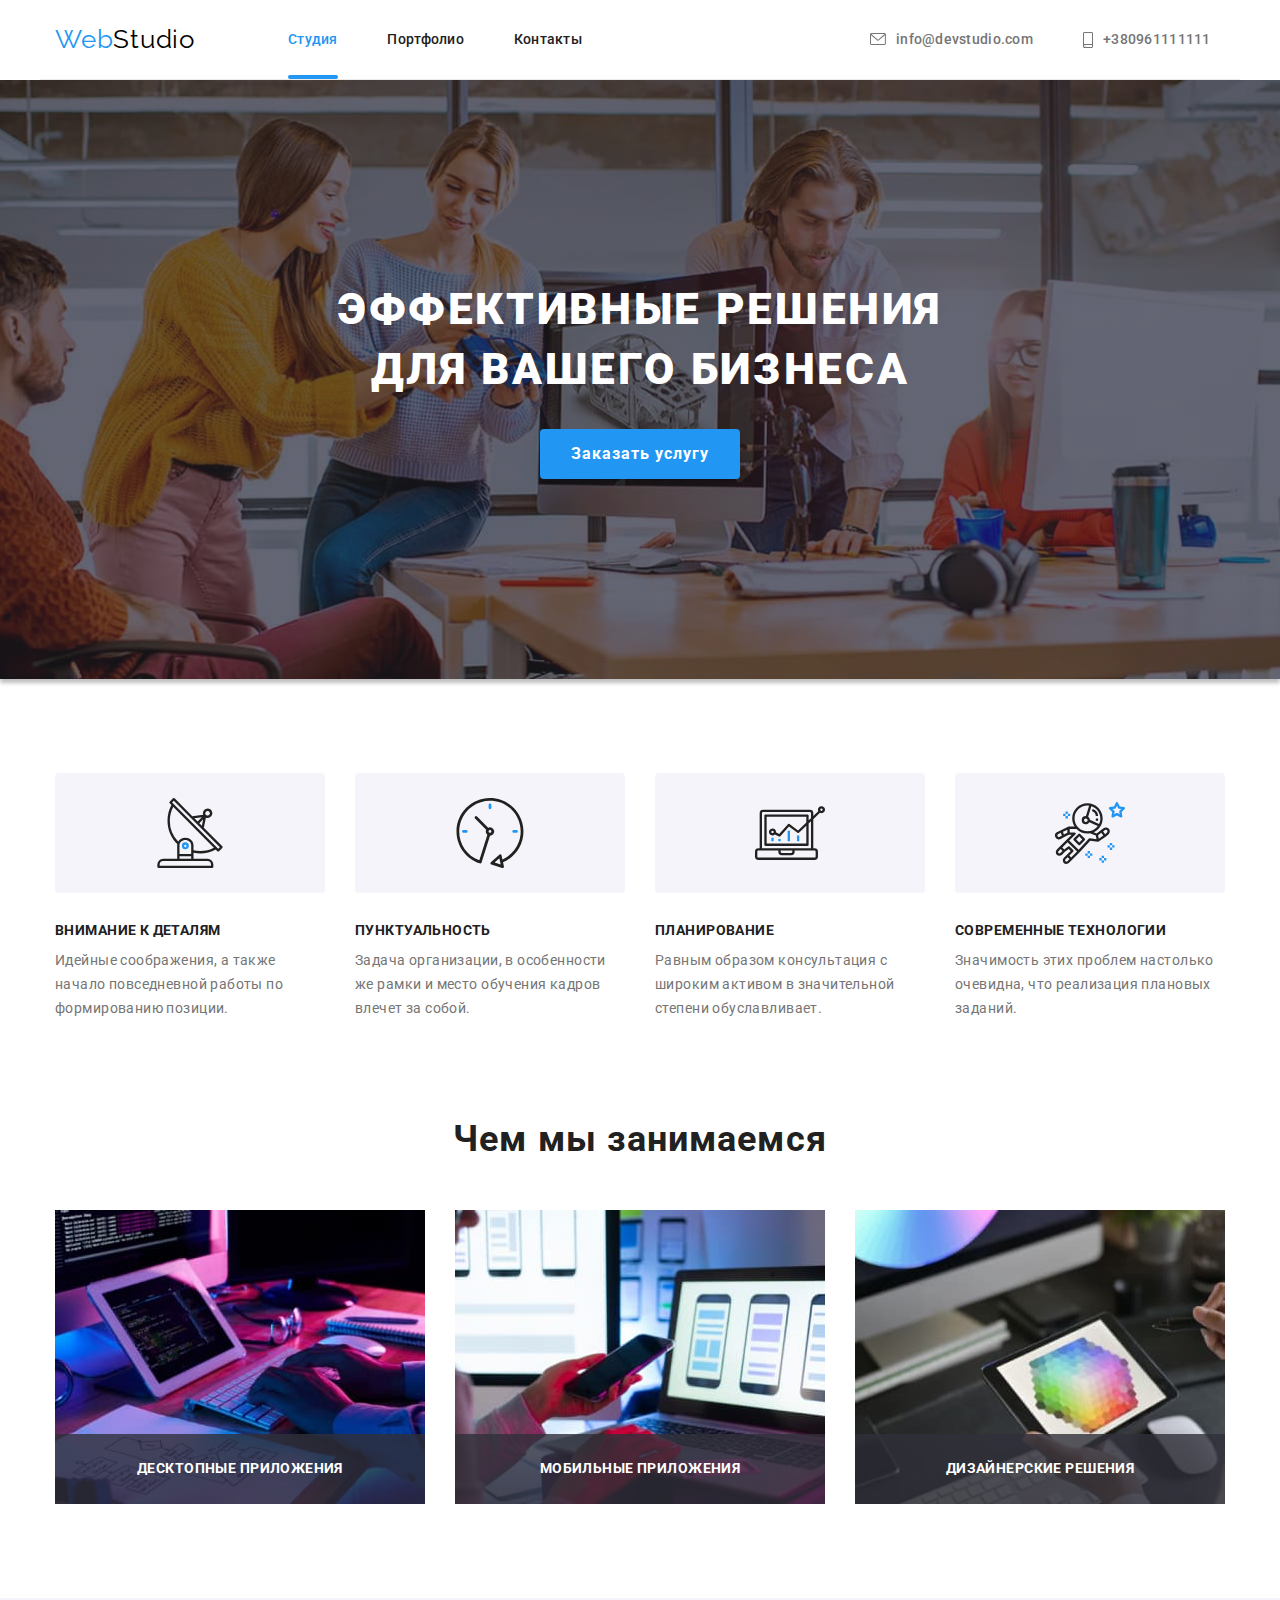
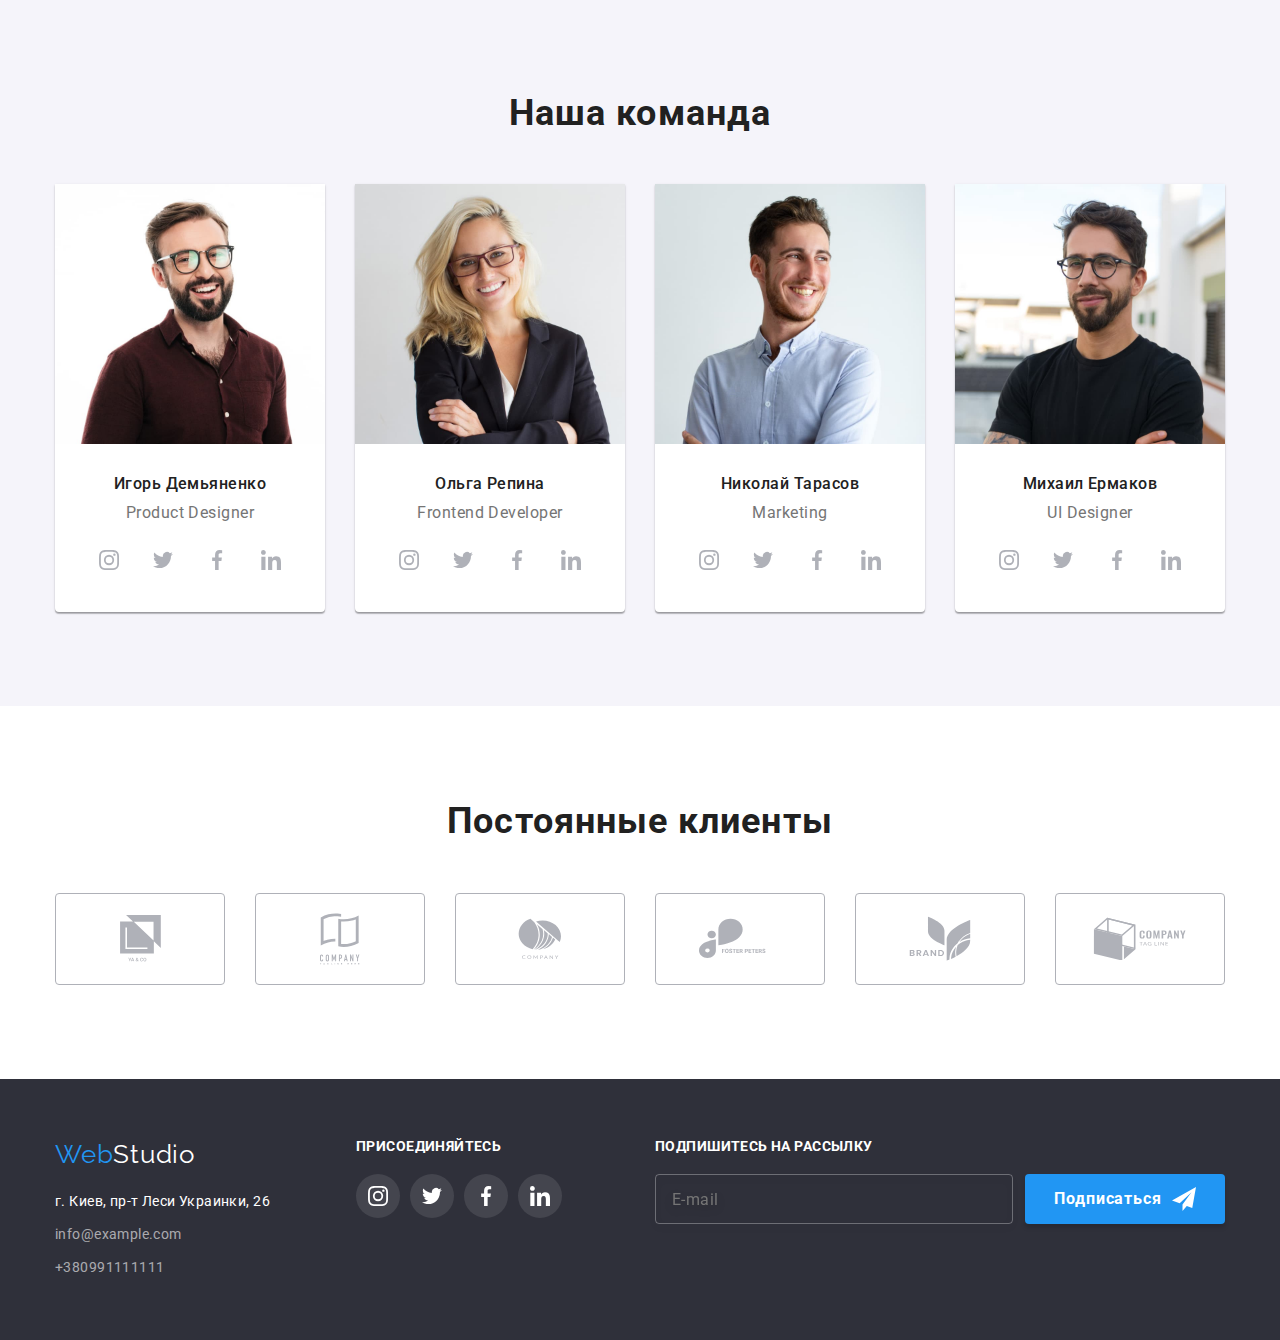
<file: index.html>
<!DOCTYPE html>
<html lang="ru">
  <head>
    <link
      rel="stylesheet"
      href="https://cdnjs.cloudflare.com/ajax/libs/modern-normalize/1.0.0/modern-normalize.min.css"
    />
    <meta name="description" content="" />
    <meta charset="UTF-8" />
    <meta http-equiv="X-UA-Compatible" content="IE=edge" />
    <meta name="viewport" content="width=device-width, initial-scale=1.0" />
    <title>Вебстудия</title>
    <link rel="stylesheet" href="./css/main.min.css" />
    <link rel="preconnect" href="https://fonts.googleapis.com" />
    <link rel="preconnect" href="https://fonts.gstatic.com" crossorigin />
    <link rel="preconnect" href="https://fonts.googleapis.com" />
    <link rel="preconnect" href="https://fonts.gstatic.com" crossorigin />
    <link rel="preconnect" href="https://fonts.googleapis.com" />
    <link rel="preconnect" href="https://fonts.gstatic.com" crossorigin />
    <link
      href="https://fonts.googleapis.com/css2?family=Raleway:wght@700&family=Roboto:wght@400;500;700;900&display=swap"
      rel="stylesheet"
    />
  </head>
  <body>
    <!-- Верхняя линия -->
    <header class="page-header container">
      <nav class="page-header__nav">
        <!--Logo-->
        <a href="./index.html" class="logo page-header__logo" lang="en">
          Web<span class=" logo__part-end logo__part-end--black">Studio</span>
        </a>

        <!--Navigation-->
        <ul class="nav-list list">
          <li class="nav-list__item">
            <a class="nav-list__link nav-list__link--current" href="index.html">Студия</a>
          </li>
          <li class="nav-list__item">
            <a class="nav-list__link" href="./portfolio.html">Портфолио</a>
          </li>
          <li class="nav-list__item"><a class="nav-list__link" href="">Контакты</a></li>
        </ul>
      </nav>

      <ul class="connection-list list">
        <li class="connection-list__item">
          <a class="connection-list__link" lang="en" href="mailto:info@devstudio.com"
            ><svg class="connection-list__icon" width="16" height="12">
              <use href="./images/icons.svg#icon-envelope"></use></svg
            >info@devstudio.com</a
          >
        </li>
        <li class="connection-list__item">
          <a class="connection-list__link" href="tel:+380961111111"
            ><svg class="connection-list__icon" width="10" height="16">
              <use href="./images/icons.svg#icon-smartphone"></use></svg
            >+380961111111</a
          >
        </li>
      </ul>
    </header>

    <main class="page-main">
      <!-- Шапка -->
      <section class="hero">
        <div class="hero__overlay">
          <div class="hero__container">
            <h1 class="hero__title">Эффективные решения для вашего бизнеса</h1>
            <button class="btn" data-modal-open>Заказать услугу</button>
          </div>
        </div>
      </section>

      <!-- Особенности -->
      <section class="feature-section section">
        <div class="container">
          <!--Заголовок <h2 class="features-tittle">Особенности</h2> скрыли в css-->
          <h2 class="visually-hidden">Особенности</h2>
          <ul class="feature-list list">
            <li class="feature-list__item list__item" style="width: 270px">
              <div class="feature-list__thumb">
                <svg class="feature-list__icon">
                  <use href="./images/icons.svg#icon-bgfeature1"></use>
                </svg>
              </div>
              <h3 class="feature-list__subtitle subtitle">Внимание к деталям</h3>
              <p class="feature-list__description">
                Идейные соображения, а также начало повседневной работы по формированию позиции.
              </p>
            </li>
            <li class="list__item" style="width: 270px">
              <div class="feature-list__thumb">
                <svg class="feature-list__icon">
                  <use href="./images/icons.svg#icon-bgfeature2"></use>
                </svg>
              </div>
              <h3 class="feature-list__subtitle subtitle">Пунктуальность</h3>
              <p class="feature-list__description">
                Задача организации, в особенности же рамки и место обучения кадров влечет за собой.
              </p>
            </li>
            <li class="list__item" style="width: 270px">
              <div class="feature-list__thumb">
                <svg class="feature-list__icon">
                  <use href="./images/icons.svg#icon-bgfeature3"></use>
                </svg>
              </div>
              <h3 class="feature-list__subtitle subtitle">Планирование</h3>
              <p class="feature-list__description">
                Равным образом консультация с широким активом в значительной степени обуславливает.
              </p>
            </li>
            <li class="list__item" style="width: 270px">
              <div class="feature-list__thumb">
                <svg class="feature-list__icon">
                  <use href="./images/icons.svg#icon-bgfeature4"></use>
                </svg>
              </div>
              <h3 class="feature-list__subtitle subtitle">Современные технологии</h3>
              <p class="feature-list__description">
                Значимость этих проблем настолько очевидна, что реализация плановых заданий.
              </p>
            </li>
          </ul>
        </div>
      </section>

      <!-- Чем мы занимаемся -->
      <section class="our-work section">
        <div class="container">
          <h2 class="section__title">Чем мы занимаемся</h2>
          <ul class="examples-list list">
            <li class="example-item list__item">
              <div class="example-thumb">
                <img
                  class="example-thumb__img"
                  src="./images/box1.jpg"
                  alt="Разработка"
                  width="370"
                />
                <div class="example-thumb__description">
                  <h3 class="example-thumb__title subtitle">Десктопные приложения</h3>
                </div>
              </div>
            </li>
            <li class="list__item">
              <div class="example-thumb">
                <img
                  class="example-thumb__img"
                  src="./images/box2.jpg"
                  alt="Адаптация к мобильной версии"
                  width="370"
                />
                <div class="example-thumb__description">
                  <h3 class="example-thumb__title subtitle">Мобильные приложения</h3>
                </div>
              </div>
            </li>
            <li class="example-item list__item">
              <div class="example-thumb">
                <img
                  class="example-thumb__img"
                  src="./images/box3.jpg"
                  alt="Анализ данных"
                  width="370"
                />
                <div class="example-thumb__description">
                  <h3 class="example-thumb__title subtitle">Дизайнерские решения</h3>
                </div>
              </div>
            </li>
          </ul>
        </div>
      </section>

      <!-- Наша команда -->
      <section class="team-section section">
        <div class="container">
          <h2 class="section__title">Наша команда</h2>
          <ul class="list">
            <li class="member-card list__item">
              <img
                class="member"
                src="./images/Игорь.jpg"
                alt="Фото Игоря Демьяненко"
                width="270"
              />
              <h3 class="member-card__name">Игорь Демьяненко</h3>
              <p class="member-card__position" lang="en">Product Designer</p>
              <ul class="soc-list list">
                <li class="soc-list__item">
                  <a
                    tabindex="0"
                    class="soc-link"
                    href=""
                    target="_blank"
                    rel="nofollow noreferrer noopener"
                  >
                    <svg class="soc-link__icon link__icon--grey">
                      <use href="./images/icons.svg#icon-instagram"></use>
                    </svg>
                  </a>
                </li>
                <li class="soc-list__item">
                  <a
                    tabindex="0"
                    class="soc-link"
                    href=""
                    target="_blank"
                    rel="nofollow noreferrer noopener"
                  >
                    <svg class="soc-link__icon link__icon--grey">
                      <use href="./images/icons.svg#icon-twitter"></use>
                    </svg>
                  </a>
                </li>
                <li class="soc-list__item">
                  <a
                    tabindex="0"
                    class="soc-link"
                    href=""
                    target="_blank"
                    rel="nofollow noreferrer noopener"
                  >
                    <svg class="soc-link__icon link__icon--grey">
                      <use href="./images/icons.svg#icon-facebook-footer"></use>
                    </svg>
                  </a>
                </li>
                <li class="soc-list__item">
                  <a
                    tabindex="0"
                    class="soc-link"
                    href=""
                    target="_blank"
                    rel="nofollow noreferrer noopener"
                  >
                    <svg class="soc-link__icon link__icon--grey">
                      <use href="./images/icons.svg#icon-linkedin"></use>
                    </svg>
                  </a>
                </li>
              </ul>
            </li>
            <li class="member-card list__item">
              <img class="member" src="./images/Ольга.jpg" alt="Фото Ольги Репиной" width="270" />
              <h3 class="member-card__name">Ольга Репина</h3>
              <p class="member-card__position" lang="en">Frontend Developer</p>
              <ul class="soc-list list">
                <li class="soc-list__item">
                  <a
                    tabindex="0"
                    class="soc-link"
                    href=""
                    target="_blank"
                    rel="nofollow noreferrer noopener"
                  >
                    <svg class="soc-link__icon link__icon--grey">
                      <use href="./images/icons.svg#icon-instagram"></use>
                    </svg>
                  </a>
                </li>
                <li class="soc-list__item">
                  <a
                    tabindex="0"
                    class="soc-link"
                    href=""
                    target="_blank"
                    rel="nofollow noreferrer noopener"
                  >
                    <svg class="soc-link__icon link__icon--grey">
                      <use href="./images/icons.svg#icon-twitter"></use>
                    </svg>
                  </a>
                </li>
                <li class="soc-list__item">
                  <a
                    tabindex="0"
                    class="soc-link"
                    href=""
                    target="_blank"
                    rel="nofollow noreferrer noopener"
                  >
                    <svg class="soc-link__icon link__icon--grey">
                      <use href="./images/icons.svg#icon-facebook-footer"></use>
                    </svg>
                  </a>
                </li>
                <li class="soc-list__item">
                  <a
                    tabindex="0"
                    class="soc-link"
                    href=""
                    target="_blank"
                    rel="nofollow noreferrer noopener"
                  >
                    <svg class="soc-link__icon link__icon--grey">
                      <use href="./images/icons.svg#icon-linkedin"></use>
                    </svg>
                  </a>
                </li>
              </ul>
            </li>
            <li class="member-card list__item">
              <img
                class="member-photo"
                src="./images/Николай.jpg"
                alt="Фото Николая Тарасова"
                width="270"
              />
              <h3 class="member-card__name">Николай Тарасов</h3>
              <p class="member-card__position" lang="en">Marketing</p>
              <ul class="soc-list list">
                <li class="soc-list__item">
                  <a
                    tabindex="0"
                    class="soc-link"
                    href=""
                    target="_blank"
                    rel="nofollow noreferrer noopener"
                  >
                    <svg class="soc-link__icon link__icon--grey">
                      <use href="./images/icons.svg#icon-instagram"></use>
                    </svg>
                  </a>
                </li>
                <li class="soc-list__item">
                  <a
                    tabindex="0"
                    class="soc-link"
                    href=""
                    target="_blank"
                    rel="nofollow noreferrer noopener"
                  >
                    <svg class="soc-link__icon link__icon--grey">
                      <use href="./images/icons.svg#icon-twitter"></use>
                    </svg>
                  </a>
                </li>
                <li class="soc-list__item">
                  <a
                    tabindex="0"
                    class="soc-link"
                    href=""
                    target="_blank"
                    rel="nofollow noreferrer noopener"
                  >
                    <svg class="soc-link__icon link__icon--grey">
                      <use href="./images/icons.svg#icon-facebook-footer"></use>
                    </svg>
                  </a>
                </li>
                <li class="soc-list__item">
                  <a
                    tabindex="0"
                    class="soc-link"
                    href=""
                    target="_blank"
                    rel="nofollow noreferrer noopener"
                  >
                    <svg class="soc-link__icon link__icon--grey">
                      <use href="./images/icons.svg#icon-linkedin"></use>
                    </svg>
                  </a>
                </li>
              </ul>
            </li>
            <li class="member-card list__item">
              <img
                class="member"
                src="./images/Михаил.jpg"
                alt="Фото Михаила Ермакова"
                width="270"
              />
              <h3 class="member-card__name">Михаил Ермаков</h3>
              <p class="member-card__position" lang="en">UI Designer</p>
              <ul class="soc-list list">
                <li class="soc-list__item">
                  <a
                    tabindex="0"
                    class="soc-link"
                    href=""
                    target="_blank"
                    rel="nofollow noreferrer noopener"
                  >
                    <svg class="soc-link__icon link__icon--grey">
                      <use href="./images/icons.svg#icon-instagram"></use>
                    </svg>
                  </a>
                </li>
                <li class="soc-list__item">
                  <a
                    tabindex="0"
                    class="soc-link"
                    href=""
                    target="_blank"
                    rel="nofollow noreferrer noopener"
                  >
                    <svg class="soc-link__icon link__icon--grey">
                      <use href="./images/icons.svg#icon-twitter"></use>
                    </svg>
                  </a>
                </li>
                <li class="soc-list__item">
                  <a
                    tabindex="0"
                    class="soc-link"
                    href=""
                    target="_blank"
                    rel="nofollow noreferrer noopener"
                  >
                    <svg class="soc-link__icon link__icon--grey">
                      <use href="./images/icons.svg#icon-facebook-footer"></use>
                    </svg>
                  </a>
                </li>
                <li class="soc-list__item">
                  <a
                    tabindex="0"
                    class="soc-link"
                    href=""
                    target="_blank"
                    rel="nofollow noreferrer noopener"
                  >
                    <svg class="soc-link__icon link__icon--grey">
                      <use href="./images/icons.svg#icon-linkedin"></use>
                    </svg>
                  </a>
                </li>
              </ul>
            </li>
          </ul>
        </div>
      </section>

      <!-- Постоянные клиенты -->
      <section class="section">
        <div class="container">
          <h2 class="section__title">Постоянные клиенты</h2>
          <ul class="list">
            <li tabindex="0" class="list__customer-item list__item">
              <a tabindex="1" class="customer-link" href="">
                <svg class="link__icon--grey" width="41" height="46.7">
                  <use href="./images/icons.svg#icon-customer1"></use>
                </svg>
              </a>
            </li>
            <li tabindex="0" class="list__customer-item list__item">
              <a tabindex="1" class="customer-link" href="">
                <svg class="link__icon--grey" width="40" height="52">
                  <use href="./images/icons.svg#icon-customer2"></use>
                </svg>
              </a>
            </li>
            <li tabindex="0" class="list__customer-item list__item">
              <a tabindex="1" class="customer-link" href="">
                <svg class="link__icon--grey" width="43.46" height="41.18">
                  <use href="./images/icons.svg#icon-customer3"></use>
                </svg>
              </a>
            </li>
            <li tabindex="0" class="list__customer-item list__item">
              <a tabindex="1" class="customer-link" href="">
                <svg class="link__icon--grey" width="84.44" height="40.62">
                  <use href="./images/icons.svg#icon-customer4"></use>
                </svg>
              </a>
            </li>
            <li tabindex="0" class="list__customer-item list__item">
              <a tabindex="1" class="customer-link" href="">
                <svg class="link__icon--grey" width="62.54" height="45.43">
                  <use href="./images/icons.svg#icon-customer5"></use>
                </svg>
              </a>
            </li>
            <li tabindex="0" class="list__customer-item list__item">
              <a tabindex="1" class="customer-link" href="">
                <svg class="link__icon--grey" width="93.79" height="43.93">
                  <use href="./images/icons.svg#icon-customer6"></use>
                </svg>
              </a>
            </li>
          </ul>
        </div>
      </section>
    </main>

    <!-- Подвал -->
    <footer class="footer">
      <div class="footer-container container">
        <div>
          <!--Logo-->
          <a href="./index.html" class="logo" lang="en">
            Web<span class=" logo__part-end logo__part-end--white">Studio</span>
          </a>
          <!-- Contact address -->
          <address class="footer__address">
            <p class="map-address">г. Киев, пр-т Леси Украинки, 26</p>
            <a class="contact-link" href="mailto:info@example.com">info@example.com</a>
            <a class="contact-link" href="tel:+380991111111">+380991111111</a>
          </address>
        </div>

        <!-- ПРИСОЕДИНЯЙТЕСЬ  -->
        <div class="footer__join">
          <p class="footer__subtitle">Присоединяйтесь</p>
          <ul class="soc-list list">
            <li class="soc-list__item">
              <a
                tabindex="0"
                class="soc-link soc-link--grey"
                href=""
                target="_blank"
                rel="nofollow noreferrer noopener"
              >
                <svg class="soc-link__icon soc-link__icon--white">
                  <use href="./images/icons.svg#icon-instagram"></use>
                </svg>
              </a>
            </li>
            <li class="soc-list__item">
              <a
                tabindex="0"
                class="soc-link soc-link--grey"
                href=""
                target="_blank"
                rel="nofollow noreferrer noopener"
              >
                <svg class="soc-link__icon soc-link__icon--white">
                  <use href="./images/icons.svg#icon-twitter"></use>
                </svg>
              </a>
            </li>
            <li class="soc-list__item">
              <a
                tabindex="0"
                class="soc-link soc-link--grey"
                href=""
                target="_blank"
                rel="nofollow noreferrer noopener"
              >
                <svg class="soc-link__icon soc-link__icon--white">
                  <use href="./images/icons.svg#icon-facebook-footer"></use>
                </svg>
              </a>
            </li>
            <li class="soc-list__item">
              <a
                tabindex="0"
                class="soc-link soc-link--grey"
                href=""
                target="_blank"
                rel="nofollow noreferrer noopener"
              >
                <svg class="soc-link__icon soc-link__icon--white">
                  <use href="./images/icons.svg#icon-linkedin"></use>
                </svg>
              </a>
            </li>
          </ul>
        </div>

        <!-- ПОДПИШИТЕСЬ НА РАССЫЛКУ -->
        <form сlass="subscribe">
          <p class="footer__subtitle">Подпишитесь на рассылку</p>
          <label class="subscribe__label">
            <input
              type="email"
              name="e-mail"
              placeholder="E-mail"
              class="subscribe__input"
              required=""
            />
            <button class="btn" type="submit">
              Подписаться
              <svg class="send-icon" width="24px" height="24px">
                <use href="./images/icons.svg#icon-send"></use>
              </svg>
            </button>
          </label>
        </form>
      </div>
    </footer>

    <!-- ----- Бэкдроп с модалкой----- -->
    <div class="backdrop is-hidden" data-modal>
      <div class="modal">
        <button class="btn-close" data-modal-close>
          <svg class="btn-close__icon" width="11px" height="11px">
            <use href="./images/icons.svg#icon-btn-close"></use>
          </svg>
        </button>
        <form class="order-form" autocomplete="off">
          <p class="order-form__head">Оставьте свои данные, мы вам перезвоним</p>
          <div class="form-field">
            <label class="form-field__label" for="name_input">Имя</label>
            <input
              class="form-field__input"
              type="text"
              name="name"
              placeholder=""
              id="name_input"
            />
            <span class="form-field__icon">
              <svg width="18" height="18">
                <use href="./images/icons.svg#icon-person"></use>
              </svg>
            </span>
          </div>

          <div class="form-field" autocomplete="off">
            <label class="form-field__label" for="tel_input">Телефон</label>
            <input class="form-field__input" type="tel" name="tel" placeholder="" id="tel_input" />
            <span class="form-field__icon">
              <svg width="18" height="18">
                <use href="./images/icons.svg#icon-phone"></use>
              </svg>
            </span>
          </div>

          <div class="form-field">
            <label class="form-field__label" for="mail_input">Почта</label>
            <input
              class="form-field__input"
              type="email"
              name="email"
              placeholder=""
              class="mail-input"
              id="mail_input"
            />
            <span class="form-field__icon">
              <svg width="18" height="18">
                <use href="./images/icons.svg#icon-email"></use>
              </svg>
            </span>
          </div>

          <div class="form-field">
            <label class="form-field__label" for="comment_input">Комментарий</label>
            <textarea
              class="form-field__textarea"
              name="comment"
              placeholder="Введите текст"
              rows="7"
              id="comment_input"
            ></textarea>
          </div>

          <label class="checkbox">
            <input class="visually-hidden checkbox__input" type="checkbox" name="checkbox-input" />
            <span class="checkbox__icon"></span>
            Соглашаюсь с рассылкой и принимаю
            <a class="agreement-link" href="">Условия договора</a>
          </label>

          <button type="submit" class="btn">Отправить</button>
        </form>
      </div>
    </div>
    <script src="./js/modal.js"></script>
  </body>
</html>
</file>
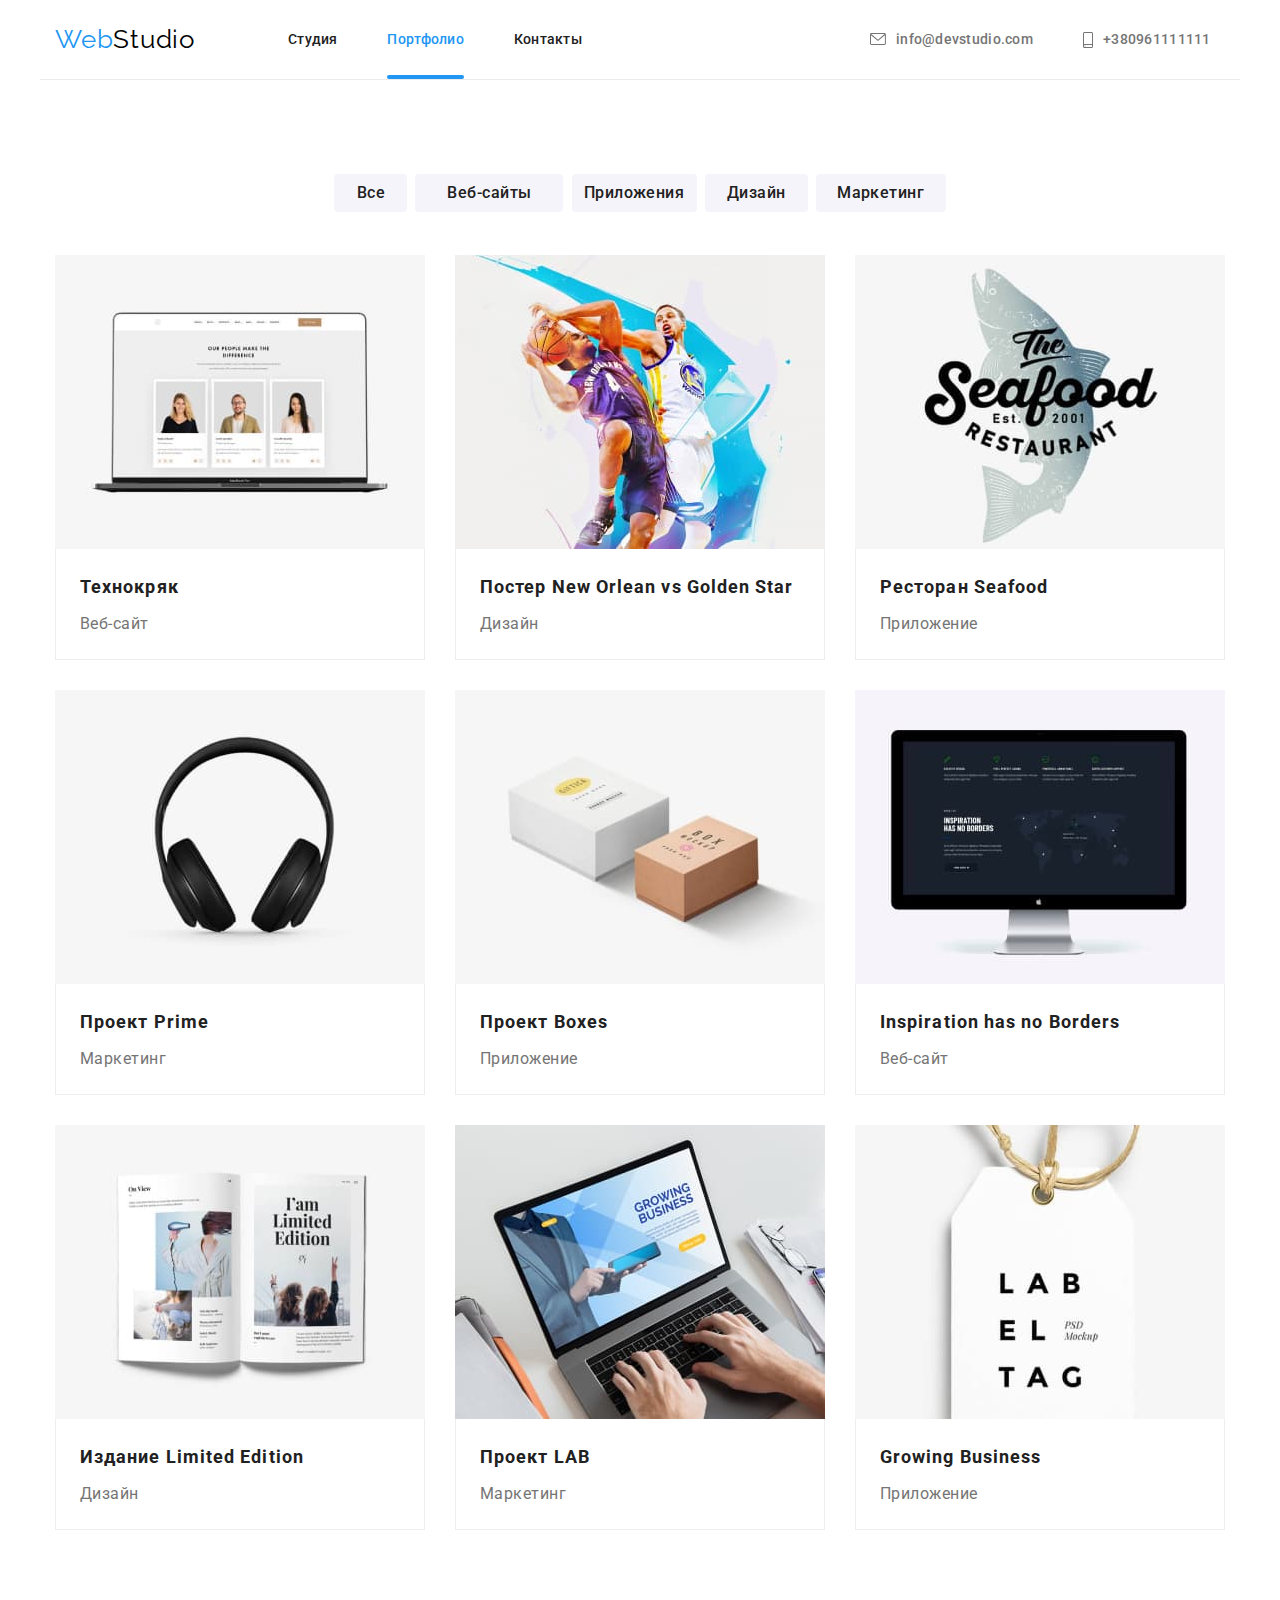
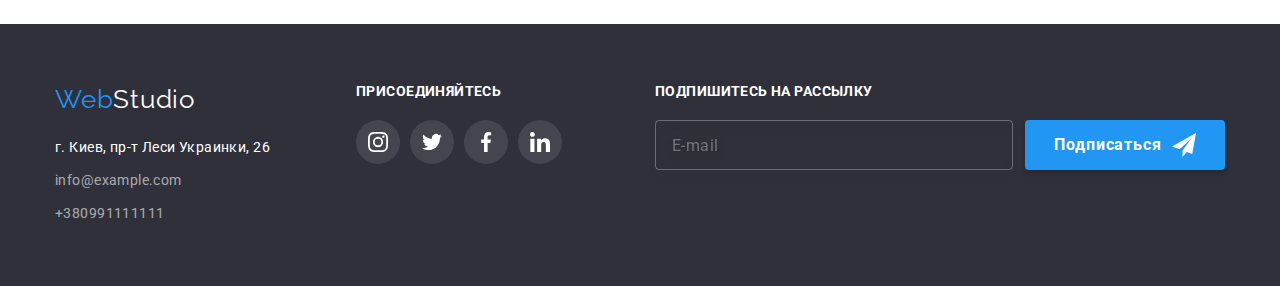
<file: portfolio.html>
<!DOCTYPE html>
<html lang="ru">
  <head>
    <link
      rel="stylesheet"
      href="https://cdnjs.cloudflare.com/ajax/libs/modern-normalize/1.0.0/modern-normalize.min.css"
    />
    <meta charset="UTF-8" />
    <meta http-equiv="X-UA-Compatible" content="IE=edge" />
    <meta name="viewport" content="width=device-width, initial-scale=1.0" />
    <title>Портфолио</title>
    <link rel="stylesheet" href="./css/portfolio.min.css" />
    <link rel="preconnect" href="https://fonts.googleapis.com" />
    <link rel="preconnect" href="https://fonts.gstatic.com" crossorigin />
    <link rel="preconnect" href="https://fonts.googleapis.com" />
    <link rel="preconnect" href="https://fonts.gstatic.com" crossorigin />
    <link rel="preconnect" href="https://fonts.googleapis.com" />
    <link rel="preconnect" href="https://fonts.gstatic.com" crossorigin />
    <link
      href="https://fonts.googleapis.com/css2?family=Raleway:wght@700&family=Roboto:wght@400;500;700;900&display=swap"
      rel="stylesheet"
    />
  </head>
  <body>
    <!-- Верхняя линия -->
    <header class="page-header container">
      <nav class="page-header__nav">
        <!--Logo-->
        <a href="./index.html" class="logo page-header__logo" lang="en">
          Web<span class="logo__part-end logo__part-end--black">Studio</span>
        </a>

        <!--Navigation-->
        <ul class="nav-list list">
          <li class="nav-list__item">
            <a class="nav-list__link" href="index.html">Студия</a>
          </li>
          <li class="nav-list__item">
            <a class="nav-list__link nav-list__link--current" href="./portfolio.html">Портфолио</a>
          </li>
          <li class="nav-list__item"><a class="nav-list__link" href="">Контакты</a></li>
        </ul>
      </nav>

      <ul class="connection-list list">
        <li class="connection-list__item">
          <a class="connection-list__link" lang="en" href="mailto:info@devstudio.com"
            ><svg class="connection-list__icon" width="16" height="12">
              <use href="./images/icons.svg#icon-envelope"></use></svg
            >info@devstudio.com</a
          >
        </li>
        <li class="connection-list__item">
          <a class="connection-list__link" href="tel:+380961111111"
            ><svg class="connection-list__icon" width="10" height="16">
              <use href="./images/icons.svg#icon-smartphone"></use></svg
            >+380961111111</a
          >
        </li>
      </ul>
    </header>

    <main>
      <section class="projects section">
        <div class="container">
          <!--Cпрятать h1 в css-->
          <h1 class="visually-hidden">Наши работы</h1>
          <ul class="filter-list list">
            <li class="filter-list__item">
              <button class="btn-all filter-list__button" type="button" style="min-width: 73px">
                Все
              </button>
            </li>
            <li class="filter-list__item">
              <button
                class="btn-websites filter-list__button"
                type="button"
                style="min-width: 148px"
              >
                Веб-сайты
              </button>
            </li>
            <li class="filter-list__item">
              <button class="btn-apps filter-list__button" type="button" style="min-width: 125px">
                Приложения
              </button>
            </li>
            <li class="filter-list__item">
              <button class="btn-design filter-list__button" type="button" style="min-width: 103px">
                Дизайн
              </button>
            </li>
            <li class="filter-list__item">
              <button
                class="btn-marketing filter-list__button"
                type="button"
                style="min-width: 130px"
              >
                Маркетинг
              </button>
            </li>
          </ul>

          <ul class="projects-list list">
            <li class="projects-list__item first">
              <a href="" class="project-card">
                <div class="project-thumb">
                  <img
                    class="project-thumb__image"
                    src="./images/project1.jpg"
                    alt="Открытый ноутбук"
                    width="370"
                  />
                  <div class="project-thumb__overlay">
                    <p class="overlay__text">
                      Ресурс предлагает комплексные предложения с разным уровнем функционала и
                      сервисов. Все это позволит посетителю получить исчерпывающие сведения о
                      компании или частном лице.
                    </p>
                  </div>
                </div>
                <div class="project-card__description">
                  <h2 class="project-card__title">Технокряк</h2>
                  <p class="project-card__filter">Веб-сайт</p>
                </div>
              </a>
            </li>

            <li class="projects-list__item second">
              <a href="" class="project-card">
                <div class="project-thumb">
                  <img
                    class="project-thumb__image"
                    src="./images/project2.jpg"
                    alt="Постер"
                    width="370"
                  />
                  <div class="project-thumb__overlay">
                    <p class="overlay__text"></p>
                  </div>
                </div>
                <div class="project-card__description">
                  <h2 class="project-card__title">
                    Постер <span lang="en">New Orlean vs Golden Star</span>
                  </h2>
                  <p class="project-card__filter">Дизайн</p>
                </div>
              </a>
            </li>

            <li class="projects-list__item third">
              <a href="" class="project-card">
                <div class="project-thumb">
                  <img
                    class="project-thumb__image"
                    src="./images/project3.jpg"
                    alt="Логотип ресторана Сифуд"
                    width="370"
                  />
                  <div class="project-thumb__overlay">
                    <p class="overlay__text"></p>
                  </div>
                </div>
                <div class="project-card__description">
                  <h2 class="project-card__title">Ресторан <span lang="en">Seafood</span></h2>
                  <p class="project-card__filter">Приложение</p>
                </div>
              </a>
            </li>

            <li class="projects-list__item fourth">
              <a href="" class="project-card">
                <div class="project-thumb">
                  <img
                    class="project-image__image"
                    src="./images/project4.jpg"
                    alt="Наушники"
                    width="370"
                  />
                  <div class="project-thumb__overlay">
                    <p class="overlay__text"></p>
                  </div>
                </div>
                <div class="project-card__description">
                  <h2 class="project-card__title">Проект <span lang="en">Prime</span></h2>
                  <p class="project-card__filter">Маркетинг</p>
                </div>
              </a>
            </li>

            <li class="projects-list__item fifth">
              <a href="" class="project-card">
                <div class="project-thumb">
                  <img
                    class="project-thumb__image"
                    src="./images/project5.jpg"
                    alt="Коробки"
                    width="370"
                  />
                  <div class="project-thumb__overlay">
                    <p class="overlay__text"></p>
                  </div>
                </div>
                <div class="project-card__description">
                  <h2 class="project-card__title">Проект <span lang="en">Boxes</span></h2>
                  <p class="project-card__filter">Приложение</p>
                </div>
              </a>
            </li>

            <li class="projects-list__item sixth">
              <a href="" class="project-card">
                <div class="project-thumb">
                  <img
                    class="pproject-thumb__image"
                    src="./images/project6.jpg"
                    alt="Монитор"
                    width="370"
                  />
                  <div class="project-thumb__overlay">
                    <p class="overlay__text"></p>
                  </div>
                </div>
                <div class="project-card__description">
                  <h2 class="project-card__title" lang="en">Inspiration has no Borders</h2>
                  <p class="project-card__filter">Веб-сайт</p>
                </div>
              </a>
            </li>
            <li class="projects-list__item seventh">
              <a href="" class="project-card">
                <div class="project-thumb">
                  <img
                    class="project-thumb__image"
                    src="./images/project7.jpg"
                    alt="Открытый журнал"
                    width="370"
                  />
                  <div class="project-thumb__overlay">
                    <p class="overlay__text"></p>
                  </div>
                </div>

                <div class="project-card__description">
                  <h2 class="project-card__title">
                    Издание <span lang="en">Limited Edition</span>
                  </h2>
                  <p class="project-card__filter">Дизайн</p>
                </div>
              </a>
            </li>
            <li class="projects-list__item eigth">
              <a href="" class="project-card">
                <div class="project-thumb">
                  <img
                    class="project-thumb__image"
                    src="./images/project8.jpg"
                    alt="Бирка"
                    width="370"
                  />
                  <div class="project-thumb__overlay">
                    <p class="overlay__text"></p>
                  </div>
                </div>

                <div class="project-card__description">
                  <h2 class="project-card__title">Проект <span lang="en">LAB</span></h2>
                  <p class="project-card__filter">Маркетинг</p>
                </div>
              </a>
            </li>
            <li class="projects-list__item ninth">
              <a href="" class="project-card">
                <div class="project-thumb">
                  <img
                    class="project-thumb__image"
                    src="./images/project9.jpg"
                    alt="Открытый ноутбук со стартовой страницей приложения"
                    width="370"
                  />
                  <div class="project-thumb__overlay">
                    <p class="overlay__text"></p>
                  </div>
                </div>

                <div class="project-card__description">
                  <h2 class="project-card__title" lang="en">Growing Business</h2>
                  <p class="project-card__filter">Приложение</p>
                </div>
              </a>
            </li>
          </ul>
        </div>
      </section>
    </main>

    <!-- Подвал -->
    <footer class="footer">
      <div class="footer-container container">
        <div>
          <!--Logo-->
          <a href="./index.html" class="logo" lang="en">
            Web<span class="logo__part-end logo__part-end--white">Studio</span>
          </a>
          <!-- Contact address -->
          <address class="footer__address">
            <p class="map-address">г. Киев, пр-т Леси Украинки, 26</p>
            <a class="contact-link" href="mailto:info@example.com">info@example.com</a>
            <a class="contact-link" href="tel:+380991111111">+380991111111</a>
          </address>
        </div>

        <!-- ПРИСОЕДИНЯЙТЕСЬ  -->
        <div class="footer__join">
          <p class="footer__subtitle">Присоединяйтесь</p>
          <ul class="soc-list list">
            <li class="soc-list__item">
              <a
                tabindex="0"
                class="soc-link soc-link--grey"
                href=""
                target="_blank"
                rel="nofollow noreferrer noopener"
              >
                <svg class="soc-link__icon soc-link__icon--white">
                  <use href="./images/icons.svg#icon-instagram"></use>
                </svg>
              </a>
            </li>
            <li class="soc-list__item">
              <a
                tabindex="0"
                class="soc-link soc-link--grey"
                href=""
                target="_blank"
                rel="nofollow noreferrer noopener"
              >
                <svg class="soc-link__icon soc-link__icon--white">
                  <use href="./images/icons.svg#icon-twitter"></use>
                </svg>
              </a>
            </li>
            <li class="soc-list__item">
              <a
                tabindex="0"
                class="soc-link soc-link--grey"
                href=""
                target="_blank"
                rel="nofollow noreferrer noopener"
              >
                <svg class="soc-link__icon soc-link__icon--white">
                  <use href="./images/icons.svg#icon-facebook-footer"></use>
                </svg>
              </a>
            </li>
            <li class="soc-list__item">
              <a
                tabindex="0"
                class="soc-link soc-link--grey"
                href=""
                target="_blank"
                rel="nofollow noreferrer noopener"
              >
                <svg class="soc-link__icon soc-link__icon--white">
                  <use href="./images/icons.svg#icon-linkedin"></use>
                </svg>
              </a>
            </li>
          </ul>
        </div>

        <!-- ПОДПИШИТЕСЬ НА РАССЫЛКУ -->
        <form сlass="subscribe">
          <p class="footer__subtitle">Подпишитесь на рассылку</p>
          <label class="subscribe__label">
            <input
              type="email"
              name="e-mail"
              placeholder="E-mail"
              class="subscribe__input"
              required=""
            />
            <button class="btn" type="submit">
              Подписаться
              <svg class="send-icon" width="24px" height="24px">
                <use href="./images/icons.svg#icon-send"></use>
              </svg>
            </button>
          </label>
        </form>
      </div>
    </footer>
  </body>
</html>
</file>
<file: css/main.min.css>
body{font-family:"Roboto",sans-serif;font-style:normal;font-weight:400;color:#212121;background-color:#fff}a{text-decoration:none}img{display:block;max-width:100%}p{margin-top:0px;margin-bottom:0px}h1,h2,h3{margin-top:0}.section{margin:0;padding-bottom:94px;padding-top:94px}.section__title{margin-bottom:50px;font-size:36px;line-height:1.17;text-align:center;letter-spacing:.03em}.container{width:1200px;margin-left:auto;margin-right:auto;padding-left:15px;padding-right:15px}.list{display:-webkit-box;display:-ms-flexbox;display:flex;list-style:none;padding:0;margin:0}.list__item:not(:last-child){margin-right:30px}.page-header{display:-webkit-box;display:-ms-flexbox;display:flex;-webkit-box-align:center;-ms-flex-align:center;align-items:center;min-height:80px;border-bottom:1px solid #ececec}.page-header__nav{display:-webkit-box;display:-ms-flexbox;display:flex;-webkit-box-align:center;-ms-flex-align:center;align-items:center}.page-header__logo{margin-right:93px}.logo{font-family:"Raleway",sans-serif;font-size:26px;line-height:1.2;letter-spacing:.03em;color:#2196f3}.logo__part-end--black{color:#000}.logo__part-end--white{color:#fff}.nav-list{min-width:294px;-webkit-box-pack:justify;-ms-flex-pack:justify;justify-content:space-between;font-weight:500;font-size:14px;line-height:1.2;letter-spacing:.02em}.nav-list__link{color:#212121;-webkit-transition:250ms cubic-bezier(0.4, 0, 0.2, 1);transition:250ms cubic-bezier(0.4, 0, 0.2, 1)}.nav-list__link:hover,.nav-list__link:focus{color:#2196f3}.nav-list__link--current{color:#2196f3;position:relative}.nav-list__link--current:focus{color:#2196f3}.nav-list__link--current::after{content:"";position:absolute;left:0;bottom:0;width:100%;height:4px;-webkit-transform:translateY(32px);transform:translateY(32px);border-radius:2px;background-color:#2196f3}.connection-list{margin-left:auto}.connection-list__item{display:-webkit-box;display:-ms-flexbox;display:flex;min-width:142px;height:16px;margin:0;padding:0;-webkit-box-align:center;-ms-flex-align:center;align-items:center;margin-right:50px}.connection-list__item:last-child{margin-right:0}.connection-list__link{display:-webkit-box;display:-ms-flexbox;display:flex;margin:0;padding:0;color:#757575;font-weight:500;font-size:14px;line-height:1.14;letter-spacing:.02em;text-decoration:none;-webkit-box-align:center;-ms-flex-align:center;align-items:center;-webkit-transition:color 250ms cubic-bezier(0.4, 0, 0.2, 1);transition:color 250ms cubic-bezier(0.4, 0, 0.2, 1)}.connection-list__link:hover,.connection-list__link:focus{color:#2196f3}.connection-list__icon{margin-right:10px;padding:0;fill:#757575;-webkit-transition:fill 250ms cubic-bezier(0.4, 0, 0.2, 1);transition:fill 250ms cubic-bezier(0.4, 0, 0.2, 1)}.connection-list__link:hover .connection-list__icon,.connection-list__link:focus .connection-list__icon{fill:#2196f3}.hero{background-color:#c4c4c4}.hero__overlay{max-width:1600px;max-height:600px;margin-left:auto;margin-right:auto;background-image:-webkit-gradient(linear, left top, right top, from(rgba(47, 48, 58, 0.4)), to(rgba(47, 48, 58, 0.4))),url("../images/hero-bgi.jpg");background-image:linear-gradient(to right, rgba(47, 48, 58, 0.4), rgba(47, 48, 58, 0.4)),url("../images/hero-bgi.jpg");background-repeat:no-repeat;background-position:center;background-size:cover;-webkit-box-shadow:0px 4px 4px rgba(0,0,0,.25);box-shadow:0px 4px 4px rgba(0,0,0,.25)}.hero__container{padding-top:200px;padding-bottom:200px;text-align:center}.hero__title{width:696px;margin-left:auto;margin-right:auto;color:#fff;font-weight:900;font-size:44px;line-height:1.36;letter-spacing:.06em;text-transform:uppercase}.btn{display:-webkit-box;display:-ms-flexbox;display:flex;min-width:200px;height:50px;border:0px;border-radius:4px;margin-left:auto;margin-right:auto;padding:0;cursor:pointer;-webkit-box-pack:center;-ms-flex-pack:center;justify-content:center;-webkit-box-align:center;-ms-flex-align:center;align-items:center;font-family:inherit;font-weight:700;font-size:16px;line-height:1.88;letter-spacing:.06em;color:#fff;background-color:#2196f3;-webkit-box-shadow:0px 4px 4px rgba(0,0,0,.15);box-shadow:0px 4px 4px rgba(0,0,0,.15);-webkit-transition:background-color 250ms cubic-bezier(0.4, 0, 0.2, 1);transition:background-color 250ms cubic-bezier(0.4, 0, 0.2, 1)}.btn:hover{background-color:#188ce8}.visually-hidden{position:absolute;white-space:nowrap;width:1px;height:1px;overflow:hidden;border:0;padding:0;clip:rect(0 0 0 0);-webkit-clip-path:inset(50%);clip-path:inset(50%);margin:-1px}.feature-section{padding-bottom:0px}.feature-list{height:251px}.feature-list__thumb{display:-webkit-box;display:-ms-flexbox;display:flex;height:120px;margin-bottom:30px;-webkit-box-pack:center;-ms-flex-pack:center;justify-content:center;-webkit-box-align:center;-ms-flex-align:center;align-items:center;border-radius:4px;background-color:#f5f4fa}.feature-list__icon{width:70px;height:70px}.feature-list__subtitle{text-align:left}.feature-list__description{text-align:left;margin-top:10px;font-size:14px;letter-spacing:.03em;line-height:1.71;color:#757575}.subtitle{margin:0px;font-size:14px;line-height:1.14;letter-spacing:.03em;text-transform:uppercase}.example-thumb{position:relative}.example-thumb__img{height:294px}.example-thumb__description{position:absolute;display:-webkit-box;display:-ms-flexbox;display:flex;width:inherit;height:70px;bottom:0;left:0;right:0;-webkit-box-pack:center;-ms-flex-pack:center;justify-content:center;-webkit-box-align:center;-ms-flex-align:center;align-items:center;background-color:rgba(47,48,58,.8)}.example-thumb__title{text-align:center;color:#fff}.team-section{background-color:#f5f4fa;letter-spacing:.03em}.member-card{width:270px;padding-bottom:30px;-webkit-box-shadow:0px 1px 3px rgba(0,0,0,.12),0px 1px 1px rgba(0,0,0,.14),0px 2px 1px rgba(0,0,0,.2);box-shadow:0px 1px 3px rgba(0,0,0,.12),0px 1px 1px rgba(0,0,0,.14),0px 2px 1px rgba(0,0,0,.2);border-radius:0px 0px 4px 4px;background-color:#fff}.member-card__name,.member-card__position{font-size:16px;line-height:1.19;text-align:center}.member-card__name{font-weight:500;margin-top:30px;margin-bottom:10px}.member-card__position{color:#757575;margin-bottom:16px}.soc-list{width:206px;height:44px;margin-left:auto;margin-right:auto}.soc-list__item{display:block;margin-right:10px}.soc-list__item:last-child{margin-right:0px}.soc-link{display:-webkit-box;display:-ms-flexbox;display:flex;width:44px;height:44px;border-radius:50%;background-position:center;background-size:contain;background-repeat:no-repeat;border:none;-webkit-box-pack:center;-ms-flex-pack:center;justify-content:center;-webkit-box-align:center;-ms-flex-align:center;align-items:center;-webkit-transition:background-color 250ms cubic-bezier(0.4, 0, 0.2, 1);transition:background-color 250ms cubic-bezier(0.4, 0, 0.2, 1)}.soc-link:hover,.soc-link:focus{background-color:#2196f3}.soc-link__icon{width:20px;height:20px}.link__icon--grey{fill:#afb1b8;-webkit-transition:fill 250ms cubic-bezier(0.4, 0, 0.2, 1);transition:fill 250ms cubic-bezier(0.4, 0, 0.2, 1)}.soc-link:hover .link__icon--grey,.soc-link:focus .link__icon--grey{fill:#fff}.list__customer-item:hover .link__icon--grey,.list__customer-item:focus .link__icon--grey{fill:#2196f3}.list__customer-item{display:-webkit-box;display:-ms-flexbox;display:flex;width:170px;height:92px;border:1px solid #afb1b8;border-radius:4px;-webkit-box-pack:center;-ms-flex-pack:center;justify-content:center;-webkit-box-align:center;-ms-flex-align:center;align-items:center;-webkit-transition:border 250ms cubic-bezier(0.4, 0, 0.2, 1);transition:border 250ms cubic-bezier(0.4, 0, 0.2, 1)}.list__customer-item:hover,.list__customer-item:focus{border:1px solid #2196f3}.customer-link{display:-webkit-box;display:-ms-flexbox;display:flex;width:106px;height:60px;margin:0;-webkit-box-pack:center;-ms-flex-pack:center;justify-content:center;-webkit-box-align:center;-ms-flex-align:center;align-items:center;border:none}.footer{width:100%;padding-top:60px;padding-bottom:60px;font-size:14px;line-height:1.71;letter-spacing:.03em;background-color:#2f303a}.footer-container{display:-webkit-box;display:-ms-flexbox;display:flex}.footer__address{width:231px;margin-top:20px;font-style:inherit}.map-address{color:#fff;text-align:left}.contact-link{display:block;margin:9px 0px;color:rgba(255,255,255,.6);-webkit-transition:250ms cubic-bezier(0.4, 0, 0.2, 1);transition:250ms cubic-bezier(0.4, 0, 0.2, 1)}.contact-link:last-child{margin:0}.contact-link:hover,.contact-link:focus{color:#2196f3}.footer__join{width:206px;margin-left:70px;margin-right:93px}.footer__subtitle{min-width:144px;margin-bottom:20px;font-weight:700;font-size:14px;line-height:1.14;letter-spacing:.03em;text-transform:uppercase;color:#fff}.soc-link--grey{background-color:rgba(255,255,255,.1)}.soc-link__icon--white{fill:#fff}.btn{display:-webkit-box;display:-ms-flexbox;display:flex;min-width:200px;height:50px;border:0px;border-radius:4px;margin-left:auto;margin-right:auto;padding:0;cursor:pointer;-webkit-box-pack:center;-ms-flex-pack:center;justify-content:center;-webkit-box-align:center;-ms-flex-align:center;align-items:center;font-family:inherit;font-weight:700;font-size:16px;line-height:1.88;letter-spacing:.06em;color:#fff;background-color:#2196f3;-webkit-box-shadow:0px 4px 4px rgba(0,0,0,.15);box-shadow:0px 4px 4px rgba(0,0,0,.15);-webkit-transition:background-color 250ms cubic-bezier(0.4, 0, 0.2, 1);transition:background-color 250ms cubic-bezier(0.4, 0, 0.2, 1)}.btn:hover{background-color:#188ce8}.subscribe{width:570px}.subscribe__label{display:-webkit-box;display:-ms-flexbox;display:flex}.subscribe__input{width:358px;height:50px;padding:15px 16px;margin-right:12px;border:1px solid rgba(255,255,255,.3);-webkit-filter:drop-shadow(0px 4px 4px rgba(0, 0, 0, 0.15));filter:drop-shadow(0px 4px 4px rgba(0, 0, 0, 0.15));border-radius:4px;background-color:inherit;font-size:16px;line-height:1.25;letter-spacing:.03em;color:rgba(255,255,255,.6)}.send-icon{margin-left:10px}.backdrop.is-hidden{visibility:hidden;opacity:0;pointer-events:none;-webkit-transition:opacity 250ms cubic-bezier(0.4, 0, 0.2, 1),visibility 250ms cubic-bezier(0.4, 0, 0.2, 1);transition:opacity 250ms cubic-bezier(0.4, 0, 0.2, 1),visibility 250ms cubic-bezier(0.4, 0, 0.2, 1)}.backdrop{position:fixed;top:0;left:0;width:100%;height:100%;background-color:rgba(0,0,0,.2);opacity:1;-webkit-transition:opacity 250ms cubic-bezier(0.4, 0, 0.2, 1);transition:opacity 250ms cubic-bezier(0.4, 0, 0.2, 1)}.modal{position:absolute;top:50%;left:50%;-webkit-transform:translate(-50%, -50%) scale(1);transform:translate(-50%, -50%) scale(1);min-width:528px;min-height:581px;background-color:#fff;opacity:1;-webkit-transition:opacity 250ms cubic-bezier(0.4, 0, 0.2, 1),-webkit-transform 250ms cubic-bezier(0.4, 0, 0.2, 1);transition:opacity 250ms cubic-bezier(0.4, 0, 0.2, 1),-webkit-transform 250ms cubic-bezier(0.4, 0, 0.2, 1);transition:transform 250ms cubic-bezier(0.4, 0, 0.2, 1),opacity 250ms cubic-bezier(0.4, 0, 0.2, 1);transition:transform 250ms cubic-bezier(0.4, 0, 0.2, 1),opacity 250ms cubic-bezier(0.4, 0, 0.2, 1),-webkit-transform 250ms cubic-bezier(0.4, 0, 0.2, 1)}.is-hidden .modal{opacity:0;-webkit-transform:translate(-50%, -50%) scale(0.5);transform:translate(-50%, -50%) scale(0.5);-webkit-transition:opacity 250ms cubic-bezier(0.4, 0, 0.2, 1),-webkit-transform 250ms cubic-bezier(0.4, 0, 0.2, 1);transition:opacity 250ms cubic-bezier(0.4, 0, 0.2, 1),-webkit-transform 250ms cubic-bezier(0.4, 0, 0.2, 1);transition:transform 250ms cubic-bezier(0.4, 0, 0.2, 1),opacity 250ms cubic-bezier(0.4, 0, 0.2, 1);transition:transform 250ms cubic-bezier(0.4, 0, 0.2, 1),opacity 250ms cubic-bezier(0.4, 0, 0.2, 1),-webkit-transform 250ms cubic-bezier(0.4, 0, 0.2, 1)}.btn-close{position:absolute;top:8px;right:8px;display:-webkit-box;display:-ms-flexbox;display:flex;width:30px;height:30px;padding:0;cursor:pointer;background-color:#fff;border:1px solid rgba(0,0,0,.1);border-radius:50%;-webkit-box-pack:center;-ms-flex-pack:center;justify-content:center;-webkit-box-align:center;-ms-flex-align:center;align-items:center}.btn-close__icon{display:block;margin:0;-webkit-transition:fill 250ms cubic-bezier(0.4, 0, 0.2, 1);transition:fill 250ms cubic-bezier(0.4, 0, 0.2, 1)}.btn-close:hover .btn-close__icon,.btn-close:focus .btn-close__icon{fill:#2196f3}.order-form{width:inherit;padding:40px}.order-form__head{margin-bottom:12px;font-weight:700;font-size:20px;line-height:1.15;text-align:center;letter-spacing:.03em;color:#212121}.form-field{position:relative;display:-webkit-box;display:-ms-flexbox;display:flex;-webkit-box-orient:vertical;-webkit-box-direction:normal;-ms-flex-direction:column;flex-direction:column;margin-bottom:10px}.form-field__input{height:40px;padding:11px 12px 11px 40px;cursor:pointer;border:1px solid rgba(33,33,33,.2);border-radius:4px;outline:none;-webkit-transition:border 250ms cubic-bezier(0.4, 0, 0.2, 1);transition:border 250ms cubic-bezier(0.4, 0, 0.2, 1)}.form-field__input:focus{border:1px solid #2196f3}.form-field__textarea{resize:none;color:rgba(117,117,117,.5);height:120px;padding:12px 16px;border:1px solid rgba(33,33,33,.2);border-radius:4px;outline:none;-webkit-transition:border 250ms cubic-bezier(0.4, 0, 0.2, 1);transition:border 250ms cubic-bezier(0.4, 0, 0.2, 1)}.form-field__textarea:focus{border:1px solid #2196f3}.form-field__textarea[placeholder="Введите текст"]{cursor:pointer;font-size:12px;line-height:1.17;letter-spacing:.01em;color:#757575;-webkit-transition:border 250ms cubic-bezier(0.4, 0, 0.2, 1);transition:border 250ms cubic-bezier(0.4, 0, 0.2, 1)}.form-field__label{margin-bottom:4px;cursor:pointer;font-size:12px;line-height:1.17;letter-spacing:.01em;color:#757575;-webkit-transition:border 250ms cubic-bezier(0.4, 0, 0.2, 1);transition:border 250ms cubic-bezier(0.4, 0, 0.2, 1)}.form-field__icon{position:absolute;bottom:0;left:0;-webkit-transform:translateY(-68%);transform:translateY(-68%);margin-left:12px;display:inline-block;width:18px;height:18px;-webkit-transition:fill 250ms cubic-bezier(0.4, 0, 0.2, 1);transition:fill 250ms cubic-bezier(0.4, 0, 0.2, 1)}.form-field__input:focus~.form-field__icon{fill:#2196f3}.checkbox{display:-webkit-box;display:-ms-flexbox;display:flex;-webkit-box-align:center;-ms-flex-align:center;align-items:center;margin-top:20px;margin-bottom:30px;font-size:14px;line-height:1.71;letter-spacing:.03em;color:#757575;cursor:pointer}.checkbox__icon{display:inline-block;width:16px;height:15px;margin-left:12px;margin-right:7px;border:2px solid #212121;border-radius:2px;-webkit-transition:background-color 250ms cubic-bezier(0.4, 0, 0.2, 1),border-color 250ms cubic-bezier(0.4, 0, 0.2, 1);transition:background-color 250ms cubic-bezier(0.4, 0, 0.2, 1),border-color 250ms cubic-bezier(0.4, 0, 0.2, 1)}.checkbox__input:checked+.checkbox__icon{border-color:#2196f3;background-color:#2196f3;background-image:url("../images/icon-check.svg");background-size:contain;background-position:center;background-repeat:no-repeat;background-origin:border-box}.agreement-link{color:#2196f3;text-decoration:underline;margin-left:7px}/*# sourceMappingURL=main.min.css.map */
</file>
<file: css/portfolio.min.css>
body{font-family:"Roboto",sans-serif;font-style:normal;font-weight:400;color:#212121;background-color:#fff}a{text-decoration:none}img{display:block;max-width:100%}p{margin-top:0px;margin-bottom:0px}h1,h2,h3{margin-top:0}.section{margin:0;padding-bottom:94px;padding-top:94px}.section__title{margin-bottom:50px;font-size:36px;line-height:1.17;text-align:center;letter-spacing:.03em}.container{width:1200px;margin-left:auto;margin-right:auto;padding-left:15px;padding-right:15px}.list{display:-webkit-box;display:-ms-flexbox;display:flex;list-style:none;padding:0;margin:0}.list__item:not(:last-child){margin-right:30px}.page-header{display:-webkit-box;display:-ms-flexbox;display:flex;-webkit-box-align:center;-ms-flex-align:center;align-items:center;min-height:80px;border-bottom:1px solid #ececec}.page-header__nav{display:-webkit-box;display:-ms-flexbox;display:flex;-webkit-box-align:center;-ms-flex-align:center;align-items:center}.page-header__logo{margin-right:93px}.logo{font-family:"Raleway",sans-serif;font-size:26px;line-height:1.2;letter-spacing:.03em;color:#2196f3}.logo__part-end--black{color:#000}.logo__part-end--white{color:#fff}.nav-list{min-width:294px;-webkit-box-pack:justify;-ms-flex-pack:justify;justify-content:space-between;font-weight:500;font-size:14px;line-height:1.2;letter-spacing:.02em}.nav-list__link{color:#212121;-webkit-transition:250ms cubic-bezier(0.4, 0, 0.2, 1);transition:250ms cubic-bezier(0.4, 0, 0.2, 1)}.nav-list__link:hover,.nav-list__link:focus{color:#2196f3}.nav-list__link--current{color:#2196f3;position:relative}.nav-list__link--current:focus{color:#2196f3}.nav-list__link--current::after{content:"";position:absolute;left:0;bottom:0;width:100%;height:4px;-webkit-transform:translateY(32px);transform:translateY(32px);border-radius:2px;background-color:#2196f3}.connection-list{margin-left:auto}.connection-list__item{display:-webkit-box;display:-ms-flexbox;display:flex;min-width:142px;height:16px;margin:0;padding:0;-webkit-box-align:center;-ms-flex-align:center;align-items:center;margin-right:50px}.connection-list__item:last-child{margin-right:0}.connection-list__link{display:-webkit-box;display:-ms-flexbox;display:flex;margin:0;padding:0;color:#757575;font-weight:500;font-size:14px;line-height:1.14;letter-spacing:.02em;text-decoration:none;-webkit-box-align:center;-ms-flex-align:center;align-items:center;-webkit-transition:color 250ms cubic-bezier(0.4, 0, 0.2, 1);transition:color 250ms cubic-bezier(0.4, 0, 0.2, 1)}.connection-list__link:hover,.connection-list__link:focus{color:#2196f3}.connection-list__icon{margin-right:10px;padding:0;fill:#757575;-webkit-transition:fill 250ms cubic-bezier(0.4, 0, 0.2, 1);transition:fill 250ms cubic-bezier(0.4, 0, 0.2, 1)}.connection-list__link:hover .connection-list__icon,.connection-list__link:focus .connection-list__icon{fill:#2196f3}.visually-hidden{position:absolute;white-space:nowrap;width:1px;height:1px;overflow:hidden;border:0;padding:0;clip:rect(0 0 0 0);-webkit-clip-path:inset(50%);clip-path:inset(50%);margin:-1px}.filter-list{min-width:611px;-webkit-box-pack:center;-ms-flex-pack:center;justify-content:center;-webkit-box-align:center;-ms-flex-align:center;align-items:center;margin-bottom:43px}.filter-list__item:not(:last-child){margin-right:8.12px}.filter-list__button{display:-webkit-box;display:-ms-flexbox;display:flex;height:38px;-webkit-box-pack:center;-ms-flex-pack:center;justify-content:center;-webkit-box-align:center;-ms-flex-align:center;align-items:center;padding:0;font-weight:500;font-size:16px;line-height:1.62;letter-spacing:.03em;color:var(--primary-text-color);background-color:#f5f4fa;cursor:pointer;border:0px;border-radius:4px;-webkit-transition:color 250ms cubic-bezier(0.4, 0, 0.2, 1),background-color 250ms cubic-bezier(0.4, 0, 0.2, 1),-webkit-filter 250ms cubic-bezier(0.4, 0, 0.2, 1);transition:color 250ms cubic-bezier(0.4, 0, 0.2, 1),background-color 250ms cubic-bezier(0.4, 0, 0.2, 1),-webkit-filter 250ms cubic-bezier(0.4, 0, 0.2, 1);transition:color 250ms cubic-bezier(0.4, 0, 0.2, 1),background-color 250ms cubic-bezier(0.4, 0, 0.2, 1),filter 250ms cubic-bezier(0.4, 0, 0.2, 1);transition:color 250ms cubic-bezier(0.4, 0, 0.2, 1),background-color 250ms cubic-bezier(0.4, 0, 0.2, 1),filter 250ms cubic-bezier(0.4, 0, 0.2, 1),-webkit-filter 250ms cubic-bezier(0.4, 0, 0.2, 1)}.filter-list__button:hover,.filter-list__button:focus{background-color:#2196f3;color:#fff;-webkit-filter:drop-shadow(0px 4px 4px rgba(0, 0, 0, 0.25));filter:drop-shadow(0px 4px 4px rgba(0, 0, 0, 0.25))}.projects-list{-ms-flex-wrap:wrap;flex-wrap:wrap}.projects-list__item{width:370px;margin-bottom:30px}.projects-list__item:not(:last-child){margin-right:30px}.projects-list__item:nth-child(3n){margin-right:0}.projects-list__item:nth-last-child(-n+3){margin-bottom:0px}.project-thumb{position:relative;overflow:hidden}.project-thumb__image{height:294px}.project-thumb__overlay{position:absolute;top:0;left:0;width:100%;height:100%;background-color:rgba(33,150,243,.9);-webkit-transform:translateY(101%);transform:translateY(101%);-webkit-transition:background-color 250ms cubic-bezier(0.4, 0, 0.2, 1),-webkit-transform 250ms cubic-bezier(0.4, 0, 0.2, 1);transition:background-color 250ms cubic-bezier(0.4, 0, 0.2, 1),-webkit-transform 250ms cubic-bezier(0.4, 0, 0.2, 1);transition:background-color 250ms cubic-bezier(0.4, 0, 0.2, 1),transform 250ms cubic-bezier(0.4, 0, 0.2, 1);transition:background-color 250ms cubic-bezier(0.4, 0, 0.2, 1),transform 250ms cubic-bezier(0.4, 0, 0.2, 1),-webkit-transform 250ms cubic-bezier(0.4, 0, 0.2, 1)}.project-card:hover .project-thumb__overlay,.project-card:focus .project-thumb__overlay{-webkit-transform:translateY(0%);transform:translateY(0%)}.overlay__text{position:absolute;display:-webkit-box;display:-ms-flexbox;display:flex;width:322px;height:168px;top:50%;left:50%;-webkit-transform:translate(-50%, -50%);transform:translate(-50%, -50%);font-size:18px;line-height:1.56;letter-spacing:.03em;color:#fff}.project-card__description{padding:20px 24px;text-align:left;border-right:1px solid #eee;border-bottom:1px solid #eee;border-left:1px solid #eee;-webkit-transition:-webkit-box-shadow 250ms cubic-bezier(0.4, 0, 0.2, 1);transition:-webkit-box-shadow 250ms cubic-bezier(0.4, 0, 0.2, 1);transition:box-shadow 250ms cubic-bezier(0.4, 0, 0.2, 1);transition:box-shadow 250ms cubic-bezier(0.4, 0, 0.2, 1), -webkit-box-shadow 250ms cubic-bezier(0.4, 0, 0.2, 1)}.project-card:hover .project-card__description,.project-card:focus .project-card__description{-webkit-box-shadow:0px 1px 1px rgba(0,0,0,.12),0px 4px 4px rgba(0,0,0,.06),1px 4px 6px rgba(0,0,0,.16);box-shadow:0px 1px 1px rgba(0,0,0,.12),0px 4px 4px rgba(0,0,0,.06),1px 4px 6px rgba(0,0,0,.16)}.project-card__title{margin-bottom:4px;font-weight:700;font-size:18px;line-height:2;letter-spacing:.06em;color:#212121}.project-card__filter{font-size:16px;line-height:1.88;letter-spacing:.03em;color:#757575}.footer{width:100%;padding-top:60px;padding-bottom:60px;font-size:14px;line-height:1.71;letter-spacing:.03em;background-color:#2f303a}.footer-container{display:-webkit-box;display:-ms-flexbox;display:flex}.footer__address{width:231px;margin-top:20px;font-style:inherit}.map-address{color:#fff;text-align:left}.contact-link{display:block;margin:9px 0px;color:rgba(255,255,255,.6);-webkit-transition:250ms cubic-bezier(0.4, 0, 0.2, 1);transition:250ms cubic-bezier(0.4, 0, 0.2, 1)}.contact-link:last-child{margin:0}.contact-link:hover,.contact-link:focus{color:#2196f3}.footer__join{width:206px;margin-left:70px;margin-right:93px}.footer__subtitle{min-width:144px;margin-bottom:20px;font-weight:700;font-size:14px;line-height:1.14;letter-spacing:.03em;text-transform:uppercase;color:#fff}.soc-list{width:206px;height:44px;margin-left:auto;margin-right:auto}.soc-list__item{display:block;margin-right:10px}.soc-list__item:last-child{margin-right:0px}.soc-link{display:-webkit-box;display:-ms-flexbox;display:flex;width:44px;height:44px;border-radius:50%;background-position:center;background-size:contain;background-repeat:no-repeat;border:none;-webkit-box-pack:center;-ms-flex-pack:center;justify-content:center;-webkit-box-align:center;-ms-flex-align:center;align-items:center;-webkit-transition:background-color 250ms cubic-bezier(0.4, 0, 0.2, 1);transition:background-color 250ms cubic-bezier(0.4, 0, 0.2, 1)}.soc-link:hover,.soc-link:focus{background-color:#2196f3}.soc-link__icon{width:20px;height:20px}.link__icon--grey{fill:#afb1b8;-webkit-transition:fill 250ms cubic-bezier(0.4, 0, 0.2, 1);transition:fill 250ms cubic-bezier(0.4, 0, 0.2, 1)}.soc-link:hover .link__icon--grey,.soc-link:focus .link__icon--grey{fill:#fff}.list__customer-item:hover .link__icon--grey,.list__customer-item:focus .link__icon--grey{fill:#2196f3}.soc-link--grey{background-color:rgba(255,255,255,.1)}.soc-link__icon--white{fill:#fff}.btn{display:-webkit-box;display:-ms-flexbox;display:flex;min-width:200px;height:50px;border:0px;border-radius:4px;margin-left:auto;margin-right:auto;padding:0;cursor:pointer;-webkit-box-pack:center;-ms-flex-pack:center;justify-content:center;-webkit-box-align:center;-ms-flex-align:center;align-items:center;font-family:inherit;font-weight:700;font-size:16px;line-height:1.88;letter-spacing:.06em;color:#fff;background-color:#2196f3;-webkit-box-shadow:0px 4px 4px rgba(0,0,0,.15);box-shadow:0px 4px 4px rgba(0,0,0,.15);-webkit-transition:background-color 250ms cubic-bezier(0.4, 0, 0.2, 1);transition:background-color 250ms cubic-bezier(0.4, 0, 0.2, 1)}.btn:hover{background-color:#188ce8}.subscribe{width:570px}.subscribe__label{display:-webkit-box;display:-ms-flexbox;display:flex}.subscribe__input{width:358px;height:50px;padding:15px 16px;margin-right:12px;border:1px solid rgba(255,255,255,.3);-webkit-filter:drop-shadow(0px 4px 4px rgba(0, 0, 0, 0.15));filter:drop-shadow(0px 4px 4px rgba(0, 0, 0, 0.15));border-radius:4px;background-color:inherit;font-size:16px;line-height:1.25;letter-spacing:.03em;color:rgba(255,255,255,.6)}.send-icon{margin-left:10px}/*# sourceMappingURL=portfolio.min.css.map */
</file>
